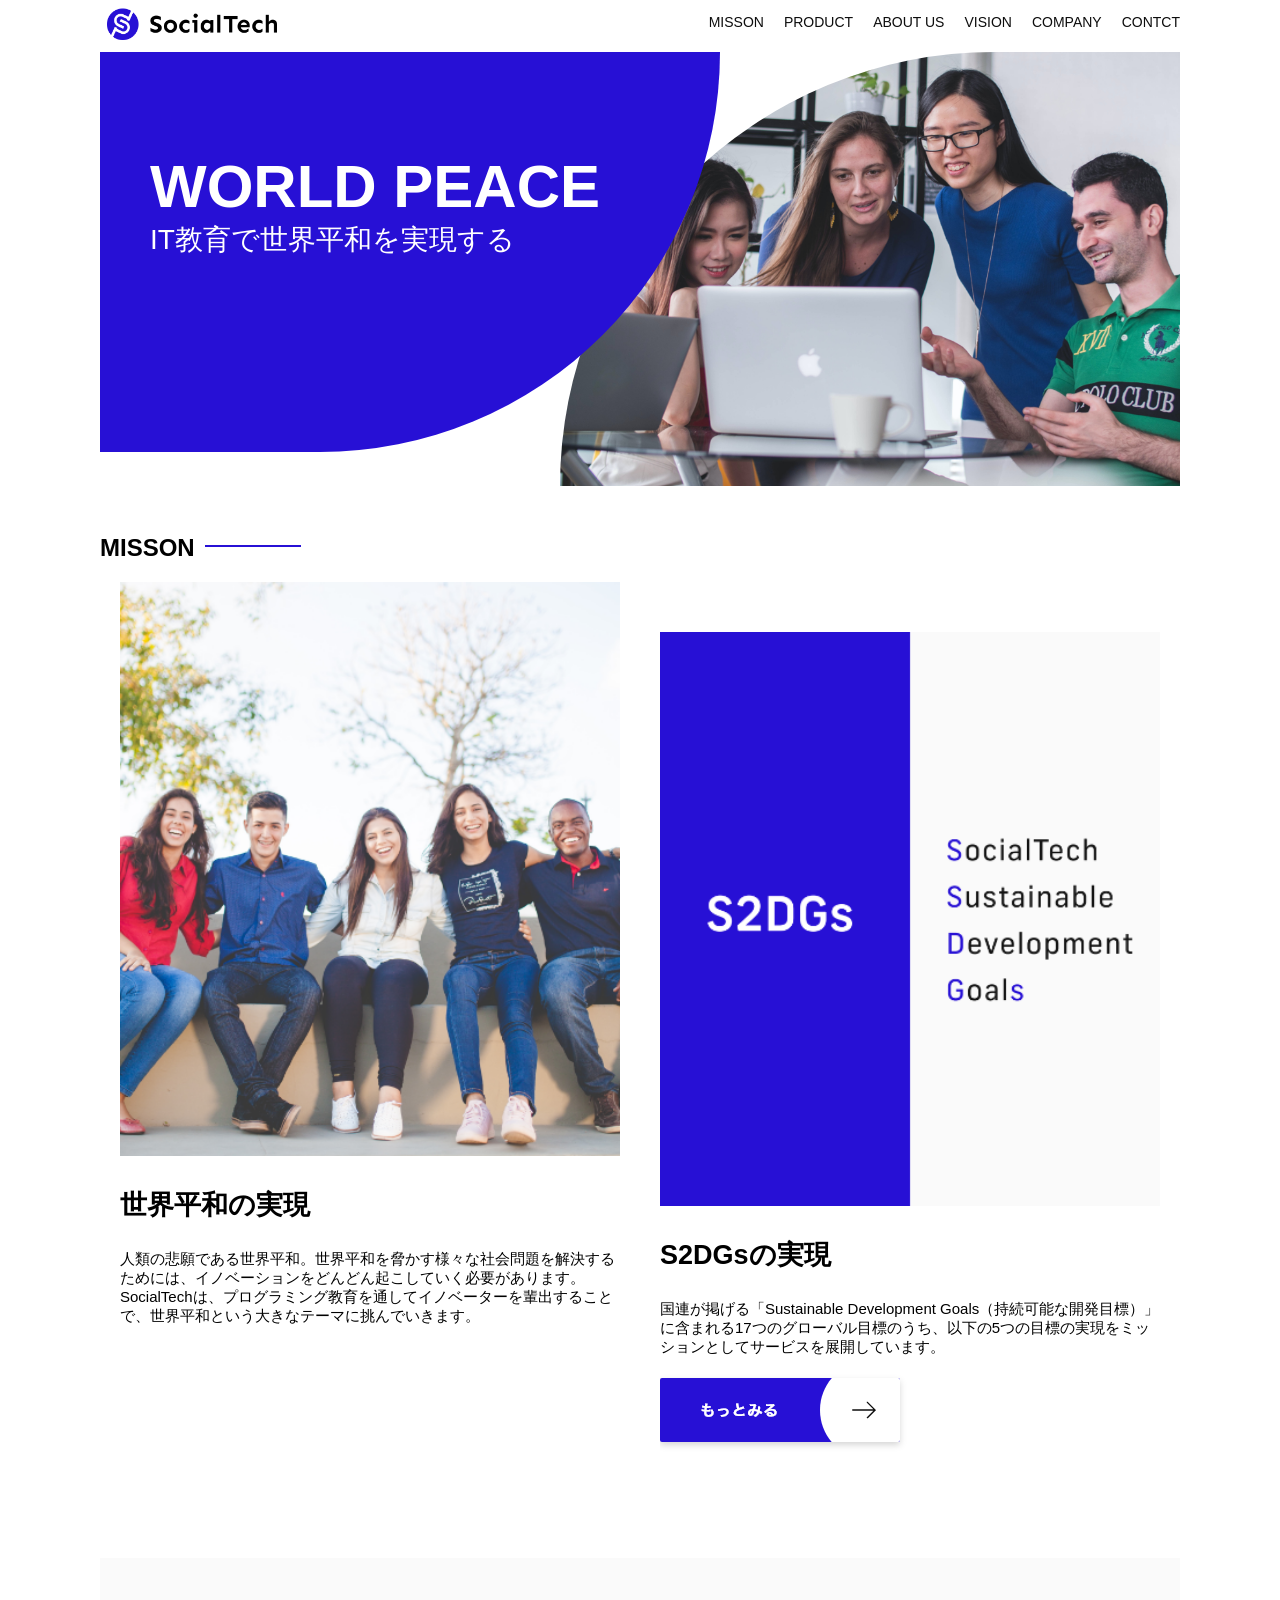
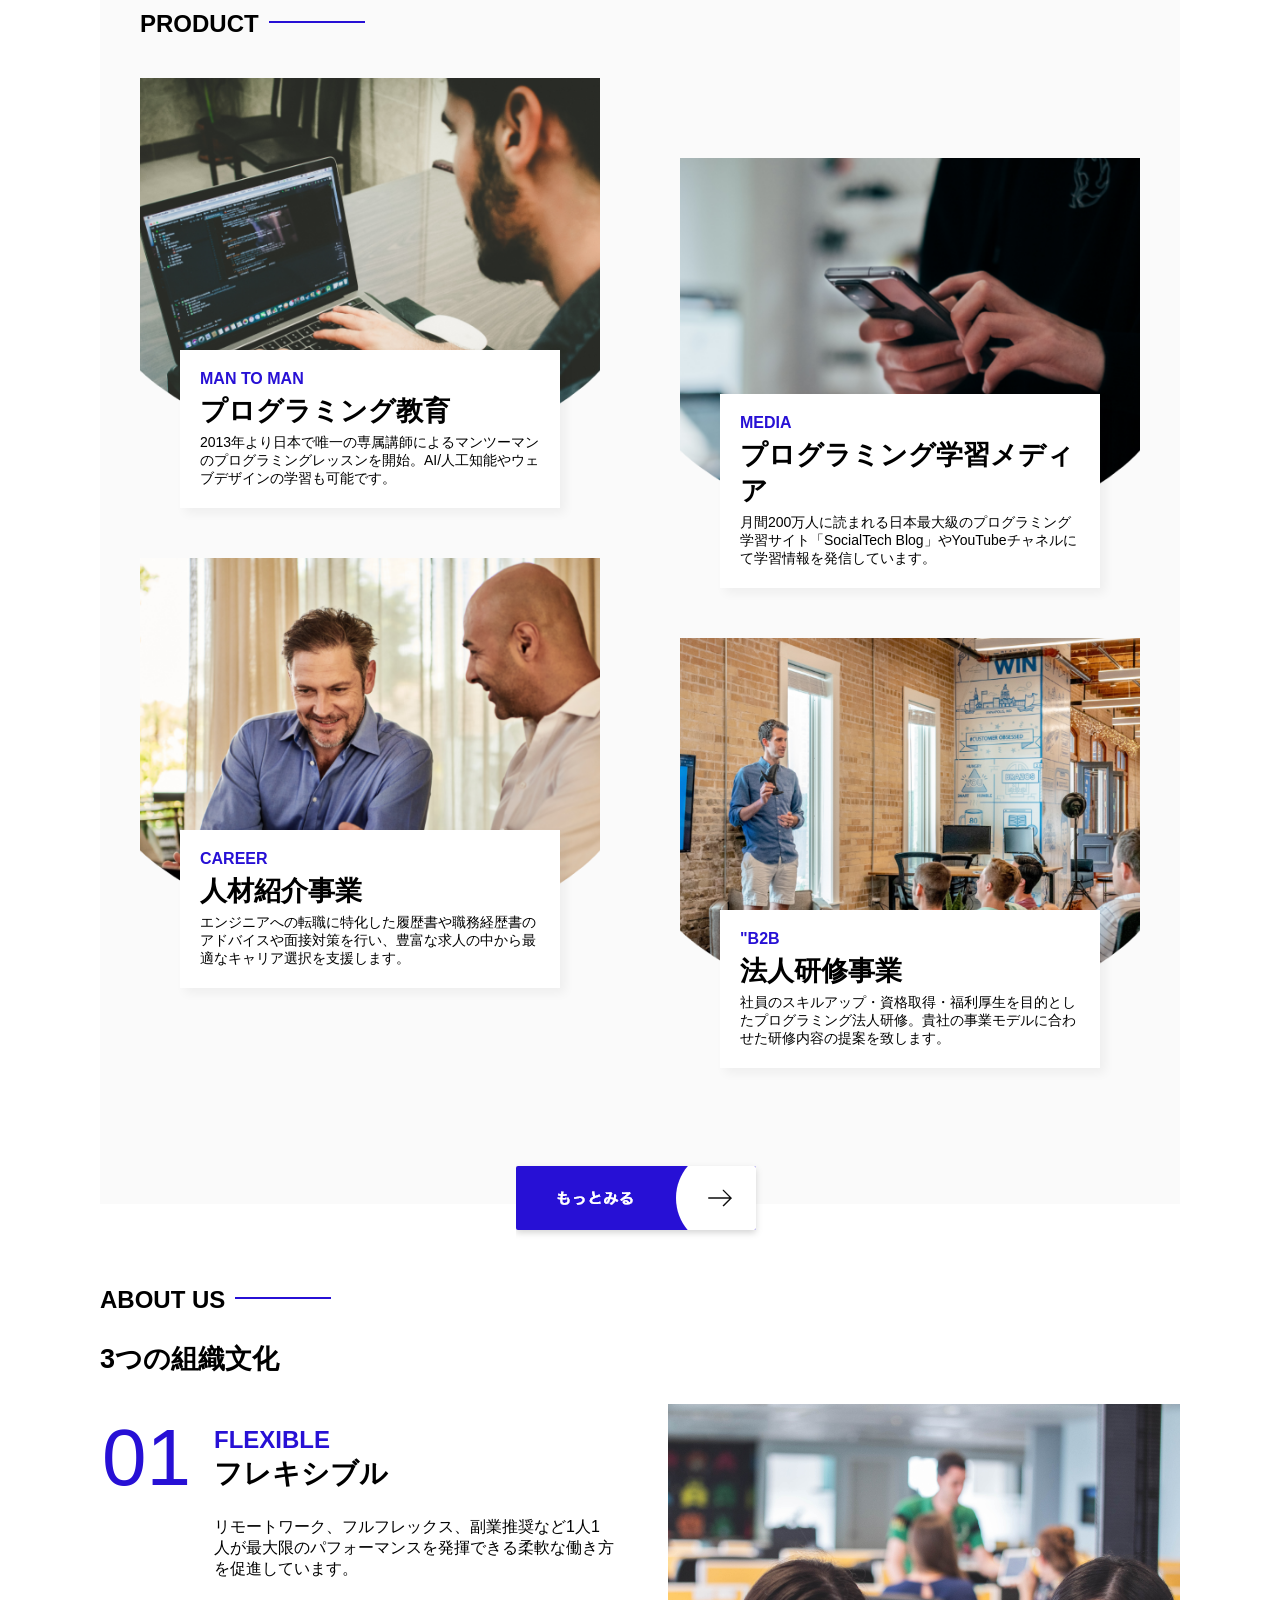
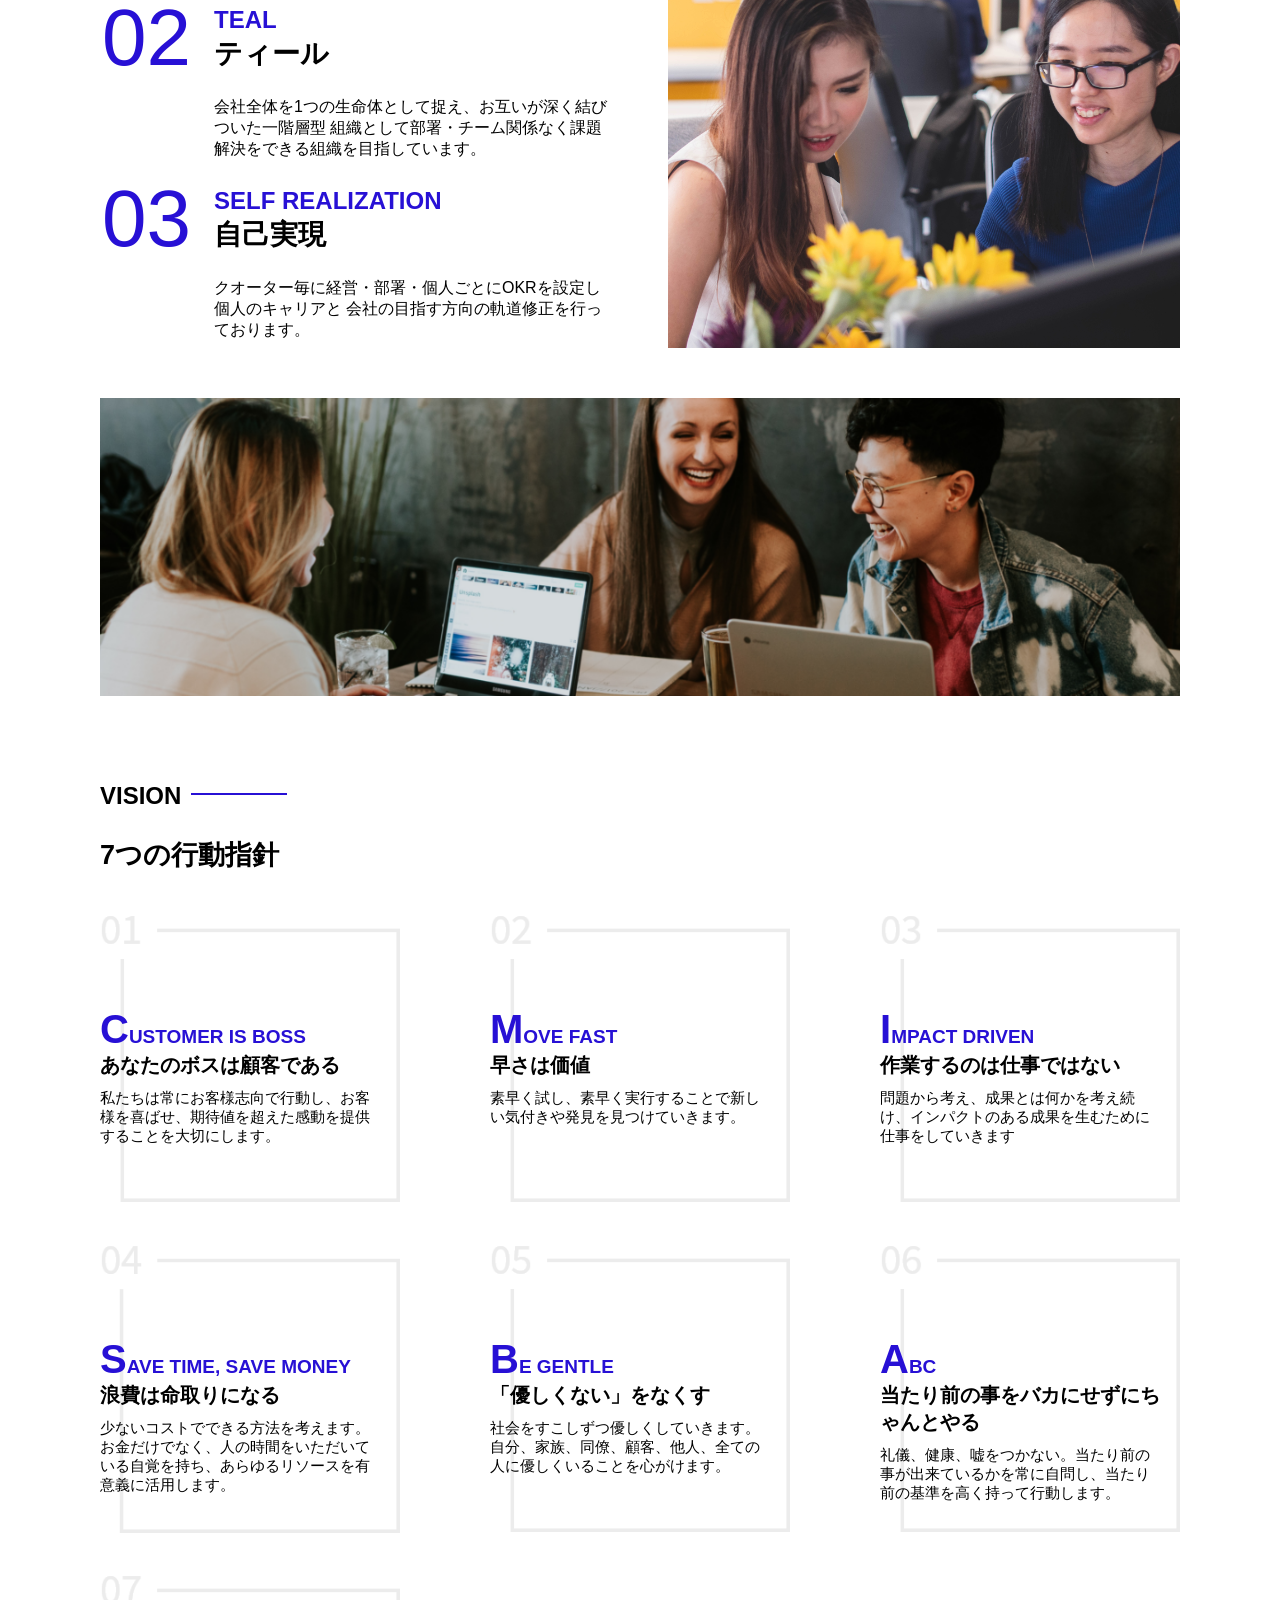
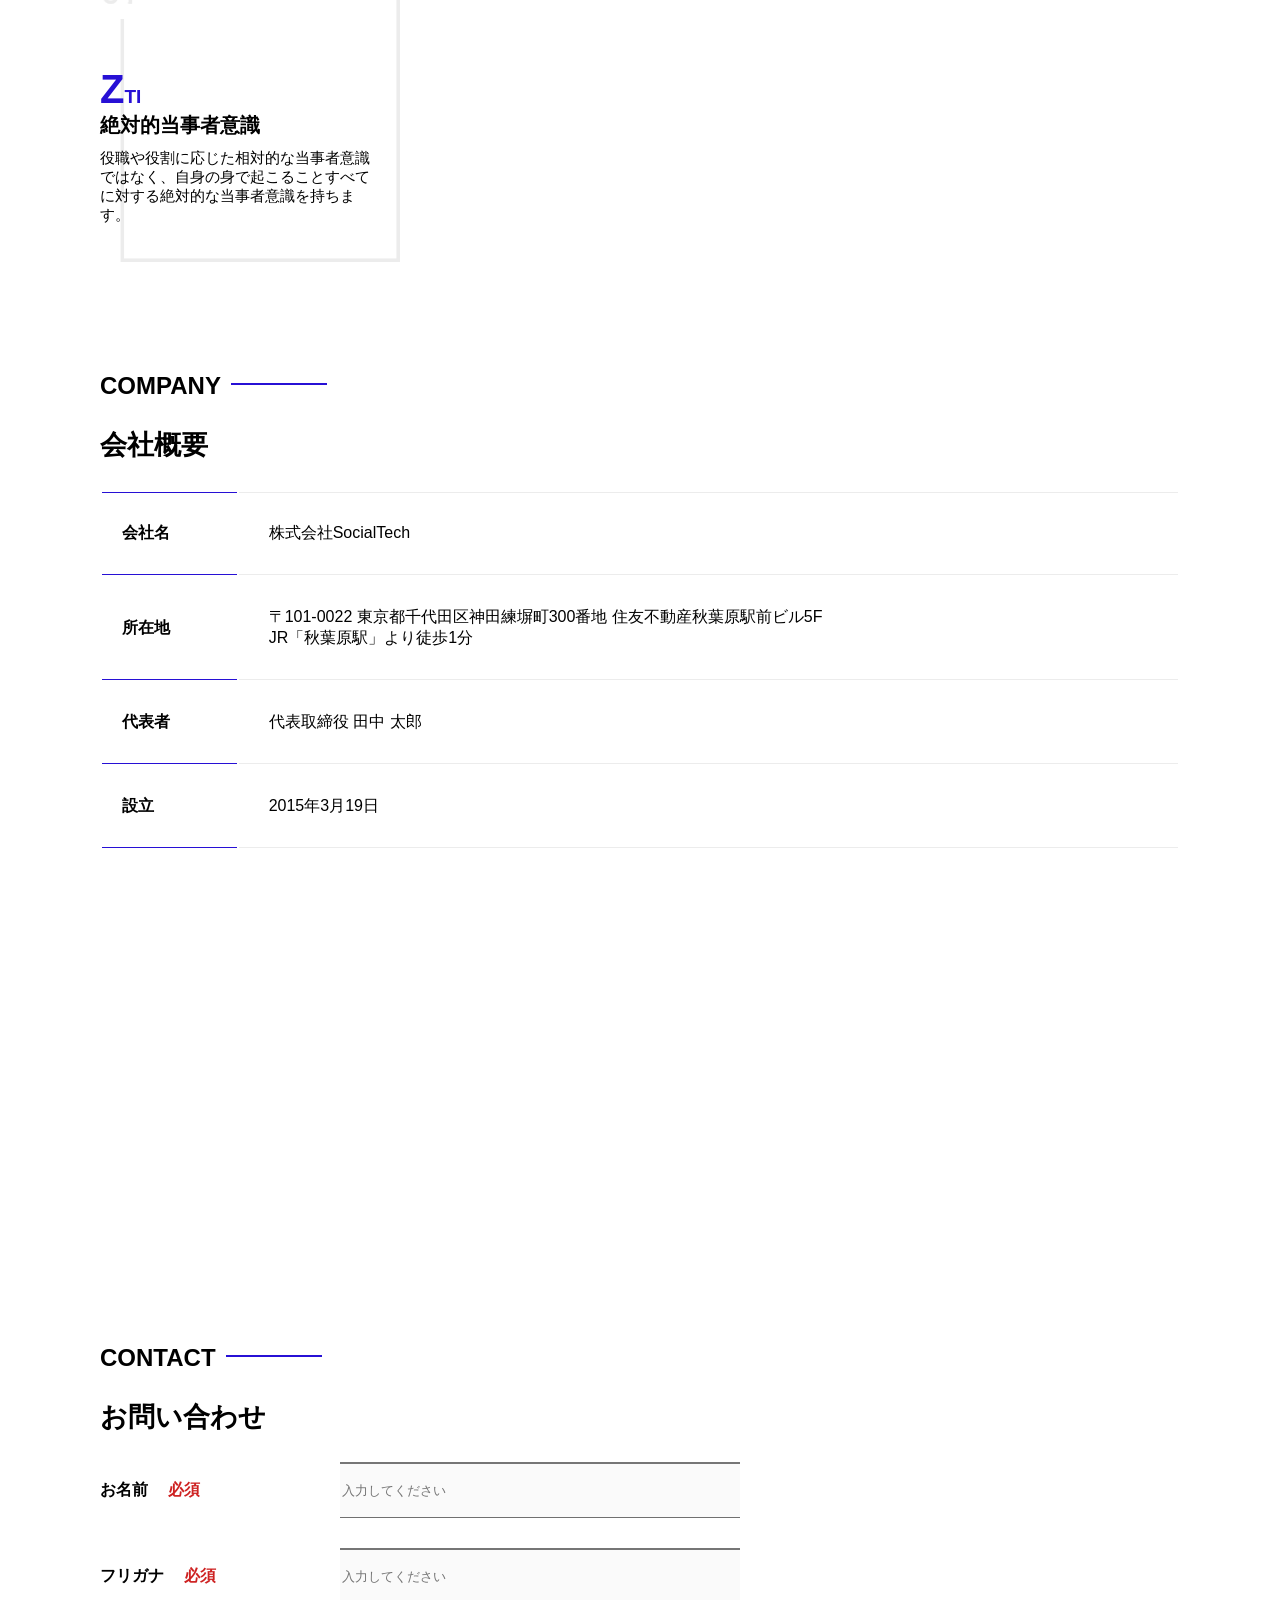
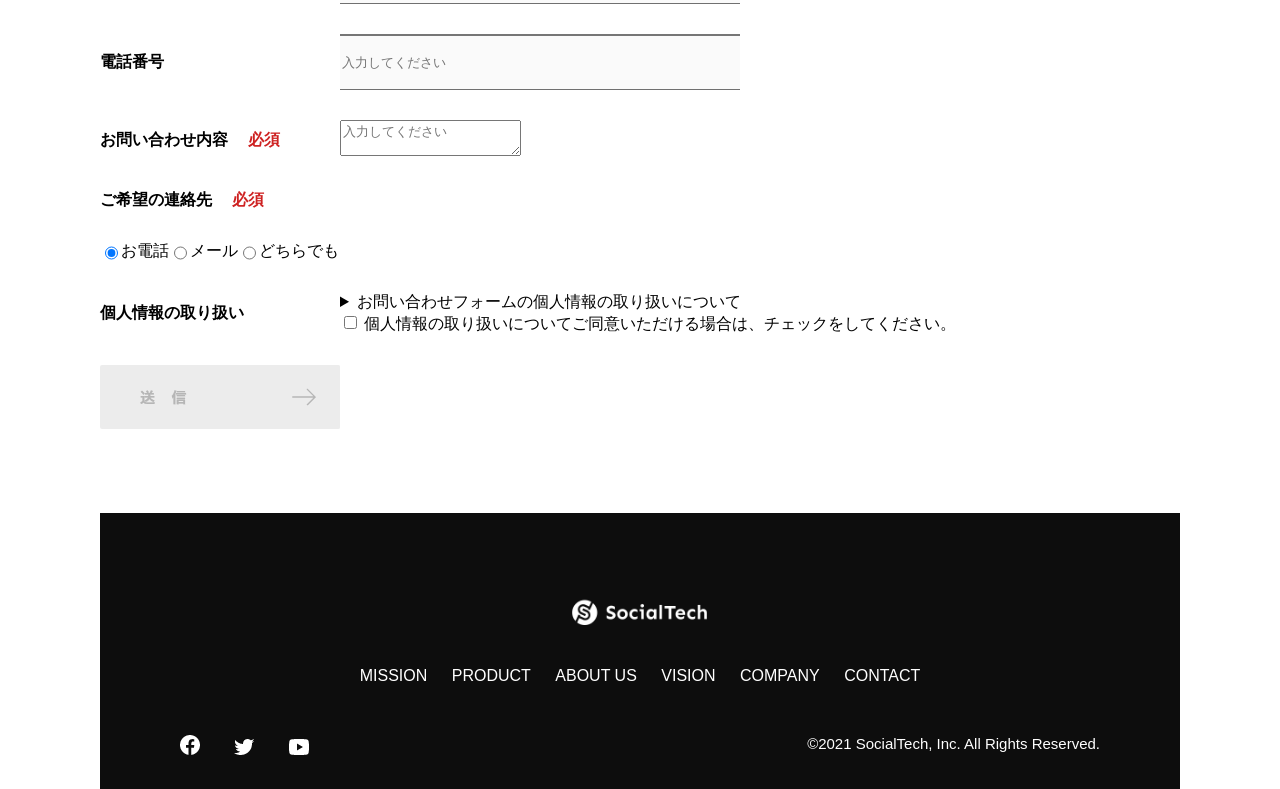
<file: index.html>
<!DOCTYPE html>
<html lang="ja">
<head>
  <meta charset="UTF-8">
  <meta name="viewport" content="width=device-width, initial-scale=1.0">
  <title>socialtech</title>
  <meta name="description" content="SocialTechはEdTech業界のリーディングカンパニーを目指します">
  <link rel="stylesheet" href="style.css">
</head>
<body>
  <!-- ヘッダー -->
  <header>
    <!-- ヘッダー -->
    <a href="index.html" id="logo"><img src="images/logo.png" alt="トップページに戻る"></a>

     <!-- PC用ナビゲーション -->
      <nav id="nav-pc">
        <ul>
          <li><a href="mission.html">MISSON</a></li>
          <li><a href="product.html">PRODUCT</a></li>
          <li><a href="index.html"#aboutus>ABOUT US</a></li>
          <li><a href="index.html#vision">VISION</a></li>
          <li><a href="#company">COMPANY</a></li>
          <li><a href="index.html#contact">CONTCT</a></li>
        </ul>
      </nav>
      <!-- スマホ用メニューボタン -->
       <button id="menu-sp" onclick="document.getElementById('nav-sp').style.display = 'block'">
        <img src="images/button-menu.png" alt="ナビゲーションを開く">
       </button>
       <!-- スマホ用ナビゲーション -->
        <div id="nav-sp">
          <button id="close" onclick="document.getElementById('nav-sp').style.display = 'none'">
            <img src="images/button-close.png" alt="ナビゲーションを閉じる">
            </button>

            <nav>
              <ul>
                <li>
                  <a id="logo-sp" href="index.html" onclick="document.getElementById('nav-sp').style.display = 'none'"><img src="images/logo-sp.png" alt="トップページに戻る"></a>
                </li>
                <li><a class="menu" href="mission.html" onclick="document.getElementById('nav-sp').style.display = 'none'">MISSION</a></li>
                <li><a class="menu" href="product.html" onclick="document.getElementById('nav-sp').style.display = 'none'">PRODUCT</a></li>
                <li><a class="menu" href="index.html#aboutus" onclick="document.getElementById('nav-sp').style.display = 'none'">ABOUT US</a></li>
                <li><a class="menu" href="index.html#vision" onclick="document.getElementById('nav-sp').style.display = 'none'">VISION</a></li>
                <li><a class="menu" href="index.html#company" onclick="document.getElementById('nav-sp').style.display = 'none'">COMPANY</a></li>
                <li><a class="menu" href="index.html#contact" onclick="document.getElementById('nav-sp').style.display = 'none'">CONTACT</a></li>
                </ul>
              </nav>
              <div id="sns">
                <a href="https://www.facebook.com/sejuku2013">
                  <img src="images/button-facebook.png" alt="Facebookのリンク">
                </a>
                <a href="https://twitter.com/samuraijuku">
                  <img src="images/button-twitter.png" alt="Twitterのリンク">
                </a>
                <a href="https://www.youtube.com/channel/UCCFOQO5aDK0xXam4cUQXT8g">
                  <img src="images/button-youtube.png" alt="YouTubeのリンク">
                </a>
              </div>
        </div>
  </header>
  
  <main>
    <article>
      <!-- メインビジュアル -->
       <section id="main-visual">
        <div id="main-message">
          <h1>WORLD PEACE</h1>
          <p>IT教育で世界平和を実現する</p>
        </div>
        <img src="images/index/index-main.png" alt="PCの周りに集まる多国籍の仲間たち">
       </section>
       <!--ミッション-->
       <section id="mission">
        <h2 class="index-2">MISSON</h2>
        <div id="mission-flex">
        <div>
          <img id="mission-photo" src="images/index/index-mission.png" alt="屋外のベンチで写真を撮影する多国籍の仲間たち">
          <h3>世界平和の実現</h3>
          <p>
            人類の悲願である世界平和。世界平和を脅かす様々な社会問題を解決するためには、イノベーションをどんどん起こしていく必要があります。SocialTechは、プログラミング教育を通してイノベーターを輩出することで、世界平和という大きなテーマに挑んでいきます。
          </p>
        </div>
        <div>
          <img id="s2dgs" src="images/index/s2dgs.png" alt="S2DGs">
          <h3>S2DGsの実現</h3>
          <p>国連が掲げる「Sustainable Development Goals（持続可能な開発目標）」に含まれる17つのグローバル目標のうち、以下の5つの目標の実現をミッションとしてサービスを展開しています。</p>
          <a href="mission.html">
            <img src="images/button-more.png" alt="もっとみる">
          </a>
        </div>
        </div>
       </section>
        <section id="product">
          <h2 class="index-h2">PRODUCT</h2>
          <div class="product-flex">
            <div id="product-left">
              <div>
                <img class="product-photo" src="images/index/index-mantoman.png" alt="PCでコードを書く男性">
                <div class="product-explain">
                  <span>MAN TO MAN</span>
                  <h3>プログラミング教育</h3>
                  <p>2013年より日本で唯一の専属講師によるマンツーマンのプログラミングレッスンを開始。AI/人工知能やウェブデザインの学習も可能です。</p>
                </div>
              </div>
              <div>
                <img class="product-photo" src="images/index/index-career.png" alt="笑顔で話し合う2人の男性">
                <div class="product-explain">
                  <span>CAREER</span>
                  <h3>人材紹介事業</h3>
                  <p>エンジニアへの転職に特化した履歴書や職務経歴書のアドバイスや面接対策を行い、豊富な求人の中から最適なキャリア選択を支援します。</p>
                </div>
              </div>
            </div>

            <div id="product-right">
             <div>
              <img class="product-photo" src="images/index/index-media.png" alt="スマートフォンを操作する人">
              <div class="product-explain">
                <span>MEDIA</span>
                <h3>プログラミング学習メディア</h3>
                <p>月間200万人に読まれる日本最大級のプログラミング学習サイト「SocialTech Blog」やYouTubeチャネルにて学習情報を発信しています。</p>
              </div>
             </div>
             <div>
             <img class="product-photo" src="images/index/index-b2b.png" alt="講演中の男性とそれを聴く人々">
             <div class="product-explain">
              <span>"B2B</span>
              <h3>法人研修事業</h3>
              <p>社員のスキルアップ・資格取得・福利厚生を目的としたプログラミング法人研修。貴社の事業モデルに合わせた研修内容の提案を致します。</p>
             </div>
            </div>
          </div>
        </div>
        <div id="product-more">
          <a href="product.html">
            <img src="images/button-more.png" alt="もっとみる">
          </a>
        </div>
       </section>
       <!-- ABOUT US -->
        <section id="aboutus">
          <h2 class="index-h2">ABOUT US</h2>
          <h3>3つの組織文化</h3>
          <div>
            <table class="culture-table">
              <tr>
                <td class="culture-num">01</td>
                <th><span class="culture-en">FLEXIBLE</span><br>フレキシブル</th>
              </tr>
              <tr>
                <td>
                  <!-- 空のセル -->
                </td>
                <td class="culture-description">リモートワーク、フルフレックス、副業推奨など1人1人が最大限のパフォーマンスを発揮できる柔軟な働き方を促進しています。</td>
              </tr>
              <tr>
                <td class="culture-num">02</td>
                <th><span class="culture-en">TEAL</span><br>ティール</th>
              </tr>
              <tr>
                <td>
                  <!-- 空のセル -->
                </td>
                <td class="culture-description">会社全体を1つの生命体として捉え、お互いが深く結びついた一階層型 組織として部署・チーム関係なく課題解決をできる組織を目指しています。</td>
              </tr>
              <tr>
                <td class="culture-num">03</td>
                <th><span class="culture-en">SELF REALIZATION</span><br>自己実現</th>
              </tr>
              <tr>
                <td>
                  <!-- 空のセル -->
                </td>
                <td class="culture-description">クオーター毎に経営・部署・個人ごとにOKRを設定し個人のキャリアと 会社の目指す方向の軌道修正を行っております。</td>
              </tr>
            </table>
            <img class="culture-img" src="images/index/index-aboutus1.png" alt="笑顔で話し合う2人の女性">
          </div>
          <img class="culture-img2" src="images/index/index-aboutus2.png" alt="笑顔で話し合う3人の男女">
        </section>
        <!-- VISION -->
         <section id="vision">
          <h2 class="index-h2">VISION</h2>
          <h3>7つの行動指針</h3>
          <div>
            <div class="vision-box">
              <img src="images/index/vision-01.png" alt="01">
              <div>
               <h4>CUSTOMER IS BOSS</h4>
               <h5>あなたのボスは顧客である</h5>
               <p>私たちは常にお客様志向で行動し、お客様を喜ばせ、期待値を超えた感動を提供することを大切にします。</p>
              </div>
            </div>
            
            <div class="vision-box">
              <img src="images/index/vision-02.png" alt="01">
              <div>
               <h4>MOVE FAST</h4>
               <h5>早さは価値</h5>
               <p>素早く試し、素早く実行することで新しい気付きや発見を見つけていきます。</p>
              </div>
            </div>
            
            <div class="vision-box">
              <img src="images/index/vision-03.png" alt="01">
              <div>
               <h4>IMPACT DRIVEN</h4>
               <h5>作業するのは仕事ではない</h5>
               <p>問題から考え、成果とは何かを考え続け、インパクトのある成果を生むために仕事をしていきます</p>
              </div>
            </div>
            
            <div class="vision-box">
              <img src="images/index/vision-04.png" alt="01">
              <div>
               <h4>SAVE TIME, SAVE MONEY</h4>
               <h5>浪費は命取りになる</h5>
               <p>少ないコストでできる方法を考えます。お金だけでなく、人の時間をいただいている自覚を持ち、あらゆるリソースを有意義に活用します。</p>
              </div>
            </div>
            
            <div class="vision-box">
              <img src="images/index/vision-05.png" alt="01">
              <div>
               <h4>BE GENTLE</h4>
               <h5>「優しくない」をなくす</h5>
               <p>社会をすこしずつ優しくしていきます。自分、家族、同僚、顧客、他人、全ての人に優しくいることを心がけます。</p>
              </div>
            </div>
            
            <div class="vision-box">
              <img src="images/index/vision-06.png" alt="01">
              <div>
               <h4>ABC</h4>
               <h5>当たり前の事をバカにせずにちゃんとやる</h5>
               <p>礼儀、健康、嘘をつかない。当たり前の事が出来ているかを常に自問し、当たり前の基準を高く持って行動します。</p>
              </div>
            </div>
            
            <div class="vision-box">
              <img src="images/index/vision-07.png" alt="01">
              <div>
               <h4>ZTI</h4>
               <h5>絶対的当事者意識</h5>
               <p>役職や役割に応じた相対的な当事者意識ではなく、自身の身で起こることすべてに対する絶対的な当事者意識を持ちます。</p>
              </div>
            </div>

          </div>
          </div>
         </section>
         <!--COMANY-->
         <section id="company">
          <h2 class="index-h2">COMPANY</h2>
          <h3>会社概要</h3>
          <table id="company-table">
            <tr>
              <th class="tableheader tableheader-first">会社名</th>
              <td class="cell cell-first">株式会社SocialTech</td>
            </tr>
            <tr>
              <th class="tableheader">所在地</th>
              <td class="cell">〒101-0022 東京都千代田区神田練塀町300番地 住友不動産秋葉原駅前ビル5F<br>JR「秋葉原駅」より徒歩1分</td>
            </tr>
            <tr>
              <th class="tableheader">代表者</th>
              <td class="cell">代表取締役 田中 太郎</td>
            </tr>
            <tr>
              <th class="tableheader">設立</th>
              <td class="cell">2015年3月19日</td>
            </tr>
          </table>
          <iframe 
          src="https://www.google.com/maps/embed?pb=!1m18!1m12!1m3!1d3240.0688551336807!2d139.7720776771055!3d35.69992317258124!2m3!1f0!2f0!3f0!3m2!1i1024!2i768!4f13.1!3m3!1m2!1s0x60188fee13660e23%3A0x77137876edf742ac!2z5L2P5Y-L5LiN5YuV55Sj56eL6JGJ5Y6f6aeF5YmN44OT44Or!5e0!3m2!1sja!2sjp!4v1704858013291!5m2!1sja!2sjp"
          style="border: 0" allowfullscreen="" loading="lazy">
        </iframe>
         </section>
         <!-- お問い合わせフォーム -->
          <section id="contact">
            <h2 class="index-h2">CONTACT</h2>
            <h3>お問い合わせ</h3>
            <form>
              <div>
                <div class="contact-heading">
                  <label class="contact-label">お名前<span class="contact-span">必須</span></label>
                </div>
                <div>
                  <input type="text" name="name" placeholder="入力してください" class="contact-textbox">
                </div>
              </div>
              <div>
                <div class="contact-heading">
                  <label class="contact-label">フリガナ<span class="contact-span">必須</span></label>
                </div>
                <div>
                  <input type="text" name="email" placeholder="入力してください" class="contact-textbox">
                </div>
              </div>
              <div>
                <div class="contact-heading">
                  <label class="contact-label">電話番号</label>
                </div>
                <div>
                  <input type="text" name="tel" placeholder="入力してください" class="contact-textbox">
                </div>
              </div>
              <div>
                <div class="contact-heading">
                  <label class="contact-label">お問い合わせ内容<span class="contact-span">必須</span></label>
                  </div>
                  <div>
                  <textarea class="contact-texttarea" placeholder="入力してください" name="message"></textarea>
                </div>
              </div>
              <div class="contact-heading">
                <label class="contact-label">ご希望の連絡先<span class="contact-span">必須</span></label>
              </div>
              <div>
                <input class="radiobutton" type="radio" value="tell" name="contact" checked><label>お電話</label>
                <input class="radiobutton" type="radio" value="mail" name="contact"><label>メール</label>
                <input class="radiobutton" type="radio" value="both" name="contact"><label>どちらでも</label>
              </div>
             </div>
             <div>
              <div class="contact-heading">
                <label class="contact-label">個人情報の取り扱い</label>
              </div>
              <div>
                <details>
                  <summary>お問い合わせフォームの個人情報の取り扱いについて</summary>
                  <div>
                    <dl>
                      <dt>１．組織の名称又は氏名</dt>
                      <dd>株式会社SocialTech</dd>
                      <dt>２．個人情報保護管理者（若しくはその代理人）の氏名又は職名、所属及び連絡先</dt>
                      <dd>
                        <p>鈴木 一郎 コーポレート部</p>
                        <p>メールアドレス：samurai@example.com</p>
                        <p>TEL：03-1234-5678</p>
                      </dd>
                      <dt>３．個人情報の利用目的</dt>
                      <dd>
                        <ul>
                          <li>本サービス及び本サービスに関連する情報の提供又はそれらに関する連絡のため</li>
                          <li>ユーザーの本人確認のため</li>
                          <li>当社サービスのご案内のため</li>
                          <li>当社の商品等の広告または宣伝（電子メールによるものを含むものとします。）</li>
                        </ul>
                      </dd>
                      <dt>４．個人情報の取り扱い業務の委託</dt>
                      <dd>個人情報の取扱業務の全部または一部を外部に業務委託する場合があります。その際、弊社は、個人情報を適切に保護できる管理体制を敷き実行していることを条件として委託先を厳選したうえで、機密保持契約を委託先と締結し、お客様の個人情報を厳密に管理させます。</dd>
                      <dt>５．個人情報の開示等の請求</dt>
                      <dd>
                        お客様は、弊社に対してご自身の個人情報の開示等（利用目的の通知、開示、内容の訂正・追加・削除、利用の停止または消去、第三者への提供の停止）に関して、当社問合わせ窓口に申し出ることができます。<br>
                         その際、弊社はお客様ご本人を確認させていただいたうえで、合理的な期間内に対応いたします。<br>
                         なお、個人情報に関する弊社問合わせ先は、次の通りです。
                      </dd>
                      <dd>
                        <p>株式会社SocialTech　個人情報問合せ窓口</p>
                        <p>〒150-0043　東京都千代田区神田練塀町300番地 住友不動産秋葉原駅前ビル5F</p>
                        <p>メールアドレス：samurai@example.com　TEL：03-1234-5678</p>
                      </dd>
                    </dl>

                    <dt>６．個人情報を提供されることの任意性について</dt>
                    <dd>お客様がご自身の個人情報を弊社に提供されるか否かは、お客様のご判断によりますが、もしご提供されない場合には、適切なサービスが提供できない場合がありますので予めご了承ください。</dd>
                  </dl>
                  </div>
                </details>
                <input type="checkbox" name="agree">
                <span>個人情報の取り扱いについてご同意いただける場合は、チェックをしてください。</span>
              </div>
             </div>
             <input type="image" src="images/button-submit.png" alt="送信する">
            </form>
            </section>
      </article>
    </main>

    <footer>
      <div id="footer-logo">
        <img src="images/logo-sp.png" alt="SocialTeach">
      </div>
      <div id="footer-link">
        <a href="mission.html">MISSION</a>
        <a href="product.html">PRODUCT</a>
        <a href="index.html#aboutus">ABOUT US</a>
        <a href="index.html#vision">VISION</a>
        <a href="index.html#company">COMPANY</a>
        <a href="index.html#contact">CONTACT</a>
      </div>
      <div id="sns-footer">
         <div class="sns-btns">
           <a href="https://www.facebook.com/sejuku2013"><img src="images/button-facebook.png" alt="Facebookのリンク"></a>
           <a href="https://twitter.com/samuraijuku"><img src="images/button-twitter.png" alt="Twitterのリンク"></a>
           <a href="https://www.youtube.com/channel/UCCFOQO5aDK0xXam4cUQXT8g"><img src="images/button-youtube.png" alt="YouTubeのリンク"></a>
         </div>
         <p id="copyright">&copy;2021 SocialTech, Inc. All Rights Reserved.</p>
       </div>
    </footer>

    </body>
</file>
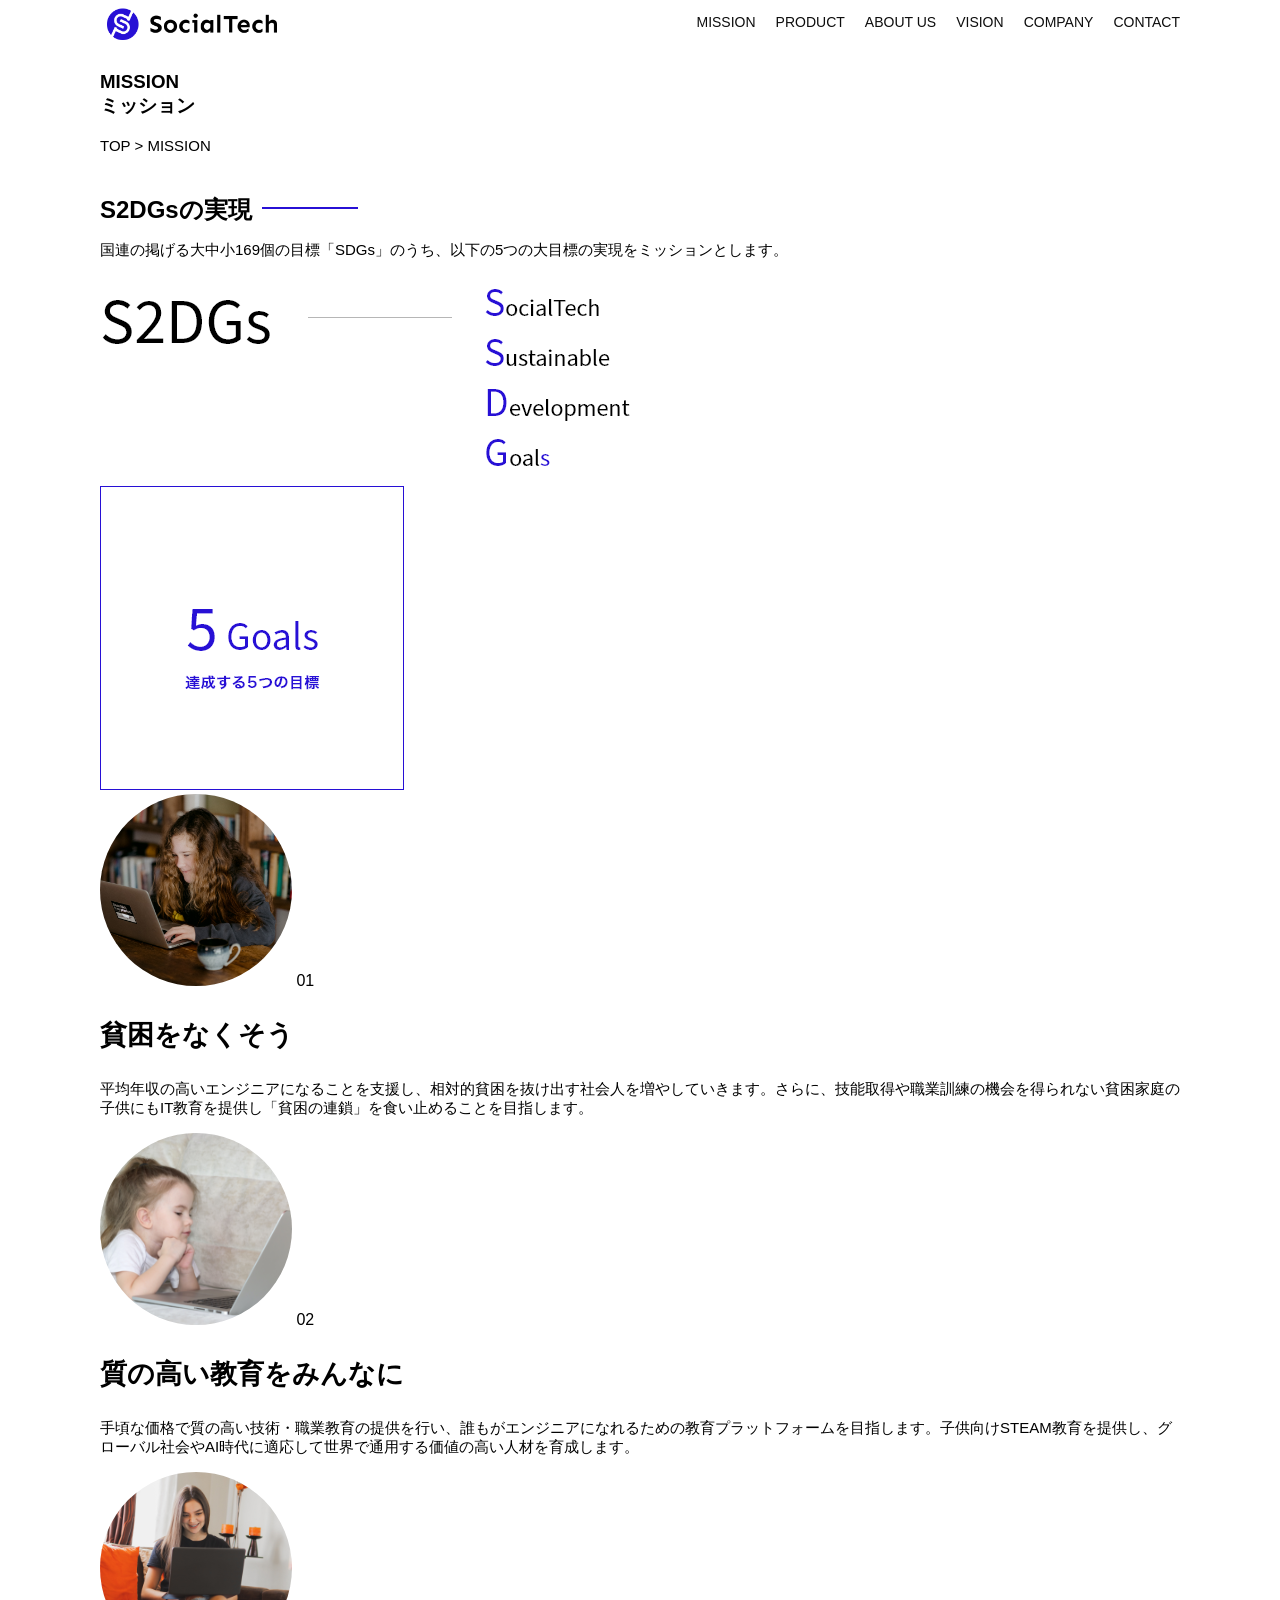
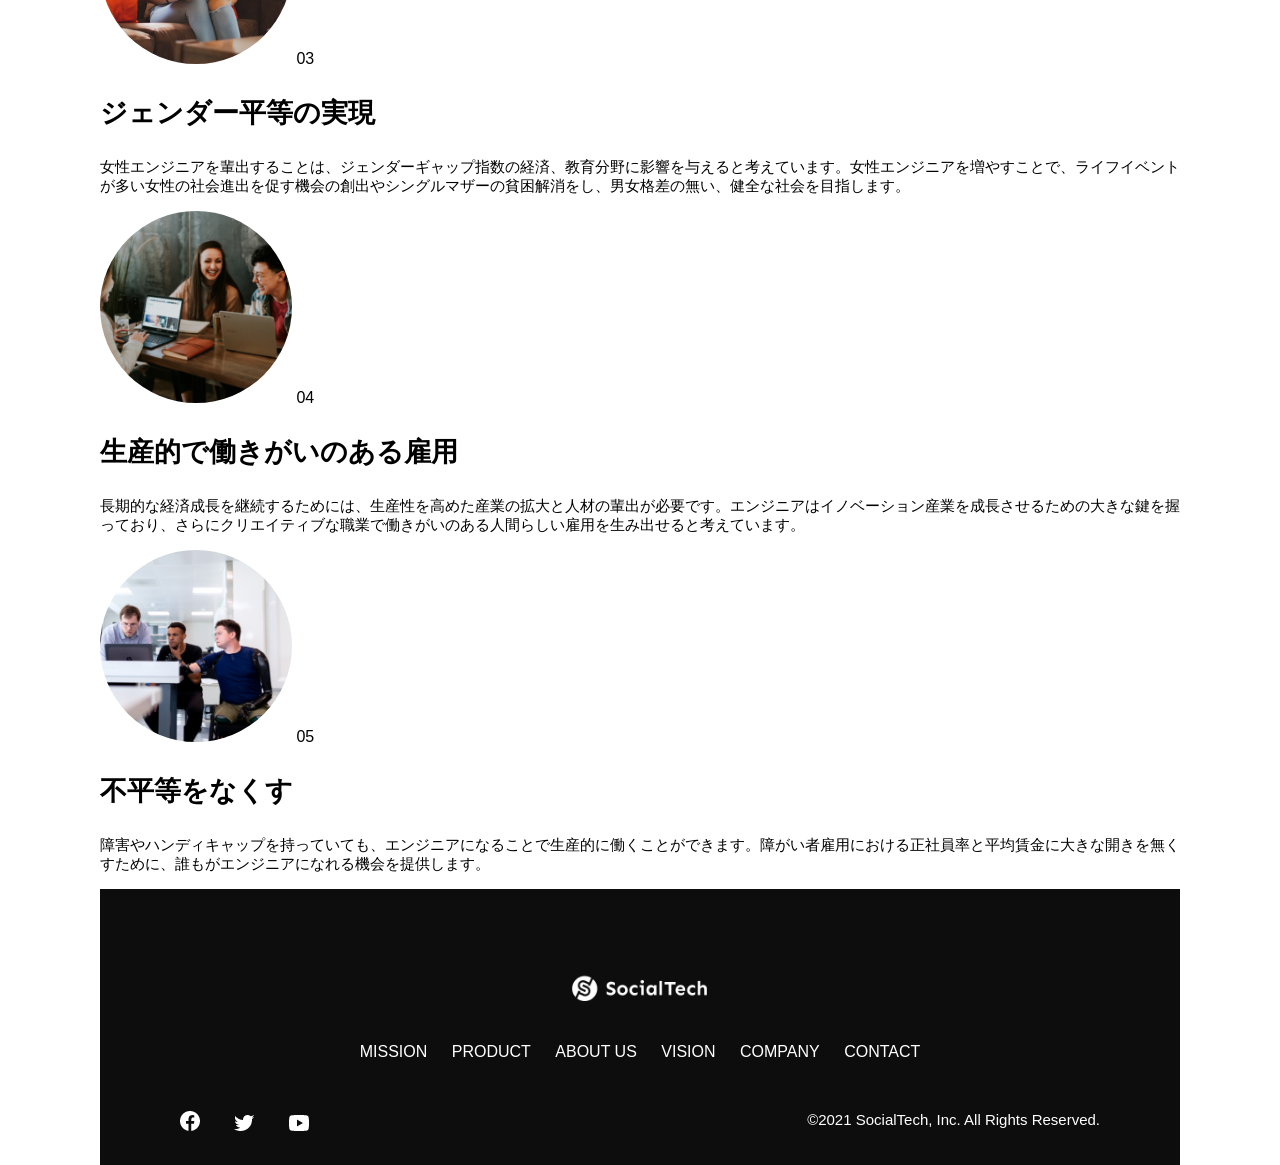
<file: mission.html>
<!DOCTYPE html>
<html>
  <head>
    <title>SocialTech - MISSION ミッション -</title>
    <meta charset="utf-8">
    <meta name="description" content="SocialTechが目指す5つの目標（S2DGs）を紹介します">
    <meta name="viewport" content="width=device-width, initial-scale=1.0">
    <link rel="stylesheet" href="style.css">
  </head>

  <body>
    <!-- ヘッダー -->
     <header>
      <!-- ロゴ -->
       <a href="index.html" id="logo">
        <img src="images/logo.png" alt="トップページに戻る">
       </a>

       <!-- PC用ナビゲーション -->
        <nav id="nav-pc">
          <ul>
            <li><a href="mission.html">MISSION</a></li>
            <li><a href="product.html">PRODUCT</a></li>
            <li><a href="index.html#aboutus">ABOUT US</a></li>
            <li><a href="index.html#vision">VISION</a></li>
            <li><a href="index.html#company">COMPANY</a></li>
            <li><a href="index.html#contact">CONTACT</a></li>
          </ul>
        </nav>

        <!-- スマホ用メニューボタン -->
         <button id="menu-sp" onclick="document.getElementById('nav-sp').style.display = 'block'">
          <img src="images/button-menu.png" alt="ナビゲーションを開く">
         </button>

         <!-- スマホ用ナビゲーション -->
          <div id="nav-sp">
            <button id="close" onclick="document.getElementById('nav-sp').style.display = 'none'">
              <img src="images/button-close.png" alt="ナビゲーションを閉じる">
            </button>

            <nav>
              <ul>
                <li>
                  <a id="logo-sp" href="index.html" onclick="document.getElementById('nav-sp').style.display = 'none'"><img src="images/logo-sp.png" alt="トップページに戻る"></a>
                </li>
                <li><a class="menu" href="mission.html" onclick="document.getElementById('nav-sp').style.display = 'none'">MISSION</a></li>
            <li><a class="menu" href="product.html" onclick="document.getElementById('nav-sp').style.display = 'none'">PRODUCT</a></li>
            <li><a class="menu" href="index.html#aboutus" onclick="document.getElementById('nav-sp').style.display = 'none'">ABOUT US</a></li>
            <li><a class="menu" href="index.html#vision" onclick="document.getElementById('nav-sp').style.display = 'none'">VISION</a></li>
            <li><a class="menu" href="index.html#company" onclick="document.getElementById('nav-sp').style.display = 'none'">COMPANY</a></li>
            <li><a class="menu" href="index.html#contact" onclick="document.getElementById('nav-sp').style.display = 'none'">CONTACT</a></li>
          </ul>
        </nav>
        <div id="sns">
          <a href="https://www.facebook.com/sejuku2013">
            <img src="images/button-facebook.png" alt="Facebookのリンク">
          </a>
          <a href="https://twitter.com/samuraijuku">
            <img src="images/button-twitter.png" alt="Twitterのリンク">
          </a>
          <a href="https://www.youtube.com/channel/UCCFOQO5aDK0xXam4cUQXT8g">
            <img src="images/button-youtube.png" alt="YouTubeのリンク">
          </a>
        </div>
      </div>
    </header>

    <main>
      <article>
        <section id="mission-main">
          <div class="mission-main-inner">
            <div id="mission-title">
              <h1>MISSION<br><span>ミッション</span></h1>
              <p>TOP > MISSION</p>
            </div>
          </div>
        </section>

        <section id="mission-s2dgs">
          <h2 class="mission-h2">S2DGsの実現</h2>
          <p>国連の掲げる大中小169個の目標「SDGs」のうち、以下の5つの大目標の実現をミッションとします。</p>
          <img src="images/mission/mission-s2dgs.png" alt="S2DGs">
        </section>

        <section id="mission-five-goals">
          <div class="five-goals-image">
            <img src="images/mission/mission-5goals.png" alt="5goals">
          </div>
          <div class="five-goals-read">
            <div>
              <img class="fivegoals-image-left" src="images/mission/mission-5goals01.png" alt="PCを操作する女の子">
              <span class="fivegoals-number">01</span>
              <h3 class="fivegoals-h3">貧困をなくそう</h3>
              <p class="fivegoals-p">平均年収の高いエンジニアになることを支援し、相対的貧困を抜け出す社会人を増やしていきます。さらに、技能取得や職業訓練の機会を得られない貧困家庭の子供にもIT教育を提供し「貧困の連鎖」を食い止めることを目指します。</p>
            </div>
            <div>
              <img class="fivegoals-image-right" src="images/mission/mission-5goals02.png" alt="PCを見つめる小さい女の子">
              <span class="fivegoals-number">02</span>
              <h3 class="fivegoals-h3">質の高い教育をみんなに</h3>
              <p class="fivegoals-p">手頃な価格で質の高い技術・職業教育の提供を行い、誰もがエンジニアになれるための教育プラットフォームを目指します。子供向けSTEAM教育を提供し、グローバル社会やAI時代に適応して世界で通用する価値の高い人材を育成します。</p>
            </div>
            <div>
              <img class="fivegoals-image-left" src="images/mission/mission-5goals03.png" alt="PCを操作する女性">
              <span class="fivegoals-number">03</span>
              <h3 class="fivegoals-h3">ジェンダー平等の実現</h3>
              <p class="fivegoals-p">女性エンジニアを輩出することは、ジェンダーギャップ指数の経済、教育分野に影響を与えると考えています。女性エンジニアを増やすことで、ライフイベントが多い女性の社会進出を促す機会の創出やシングルマザーの貧困解消をし、男女格差の無い、健全な社会を目指します。</p>
            </div>
            <div>
              <img class="fivegoals-image-right" src="images/mission/mission-5goals04.png" alt="笑顔で話し合う3人の男女">
              <span class="fivegoals-number">04</span>
              <h3 class="fivegoals-h3">生産的で働きがいのある雇用</h3>
              <p class="fivegoals-p">長期的な経済成長を継続するためには、生産性を高めた産業の拡大と人材の輩出が必要です。エンジニアはイノベーション産業を成長させるための大きな鍵を握っており、さらにクリエイティブな職業で働きがいのある人間らしい雇用を生み出せると考えています。</p>
            </div>
             <div>
              <img class="fivegoals-image-left" src="images/mission/mission-5goals05.png" alt="障害を持つ男性が生き生きと働く様子">
              <span class="fivegoals-number">05</span>
              <h3 class="fivegoals-h3">不平等をなくす</h3>
              <p class="fivegoals-p">障害やハンディキャップを持っていても、エンジニアになることで生産的に働くことができます。障がい者雇用における正社員率と平均賃金に大きな開きを無くすために、誰もがエンジニアになれる機会を提供します。</p>
            </div>
          </div>
        </section>
      </article>
    </main>

    <footer>
      <div id="footer-logo">
        <img src="images/logo-sp.png" alt="SocialTech">
      </div>
      <div id="footer-link">
        <a href="mission.html">MISSION</a>
        <a href="product.html">PRODUCT</a>
        <a href="index.html#aboutus">ABOUT US</a>
        <a href="index.html#vision">VISION</a>
        <a href="index.html#company">COMPANY</a>
        <a href="index.html#contact">CONTACT</a>
      </div>
      <div id="sns-footer">
        <div class="sns-btns">
          <a href="https://www.facebook.com/sejuku2013"><img src="images/button-facebook.png" alt="Facebookのリンク"></a>
          <a href="https://twitter.com/samuraijuku"><img src="images/button-twitter.png" alt="Twitterのリンク"></a>
          <a href="https://www.youtube.com/channel/UCCFOQO5aDK0xXam4cUQXT8g"><img src="images/button-youtube.png" alt="YouTubeのリンク"></a>
        </div>
        <p id="copyright">&copy;2021 SocialTech, Inc. All Rights Reserved.</p>
      </div>
    </footer>

  </body>
</html>
</file>
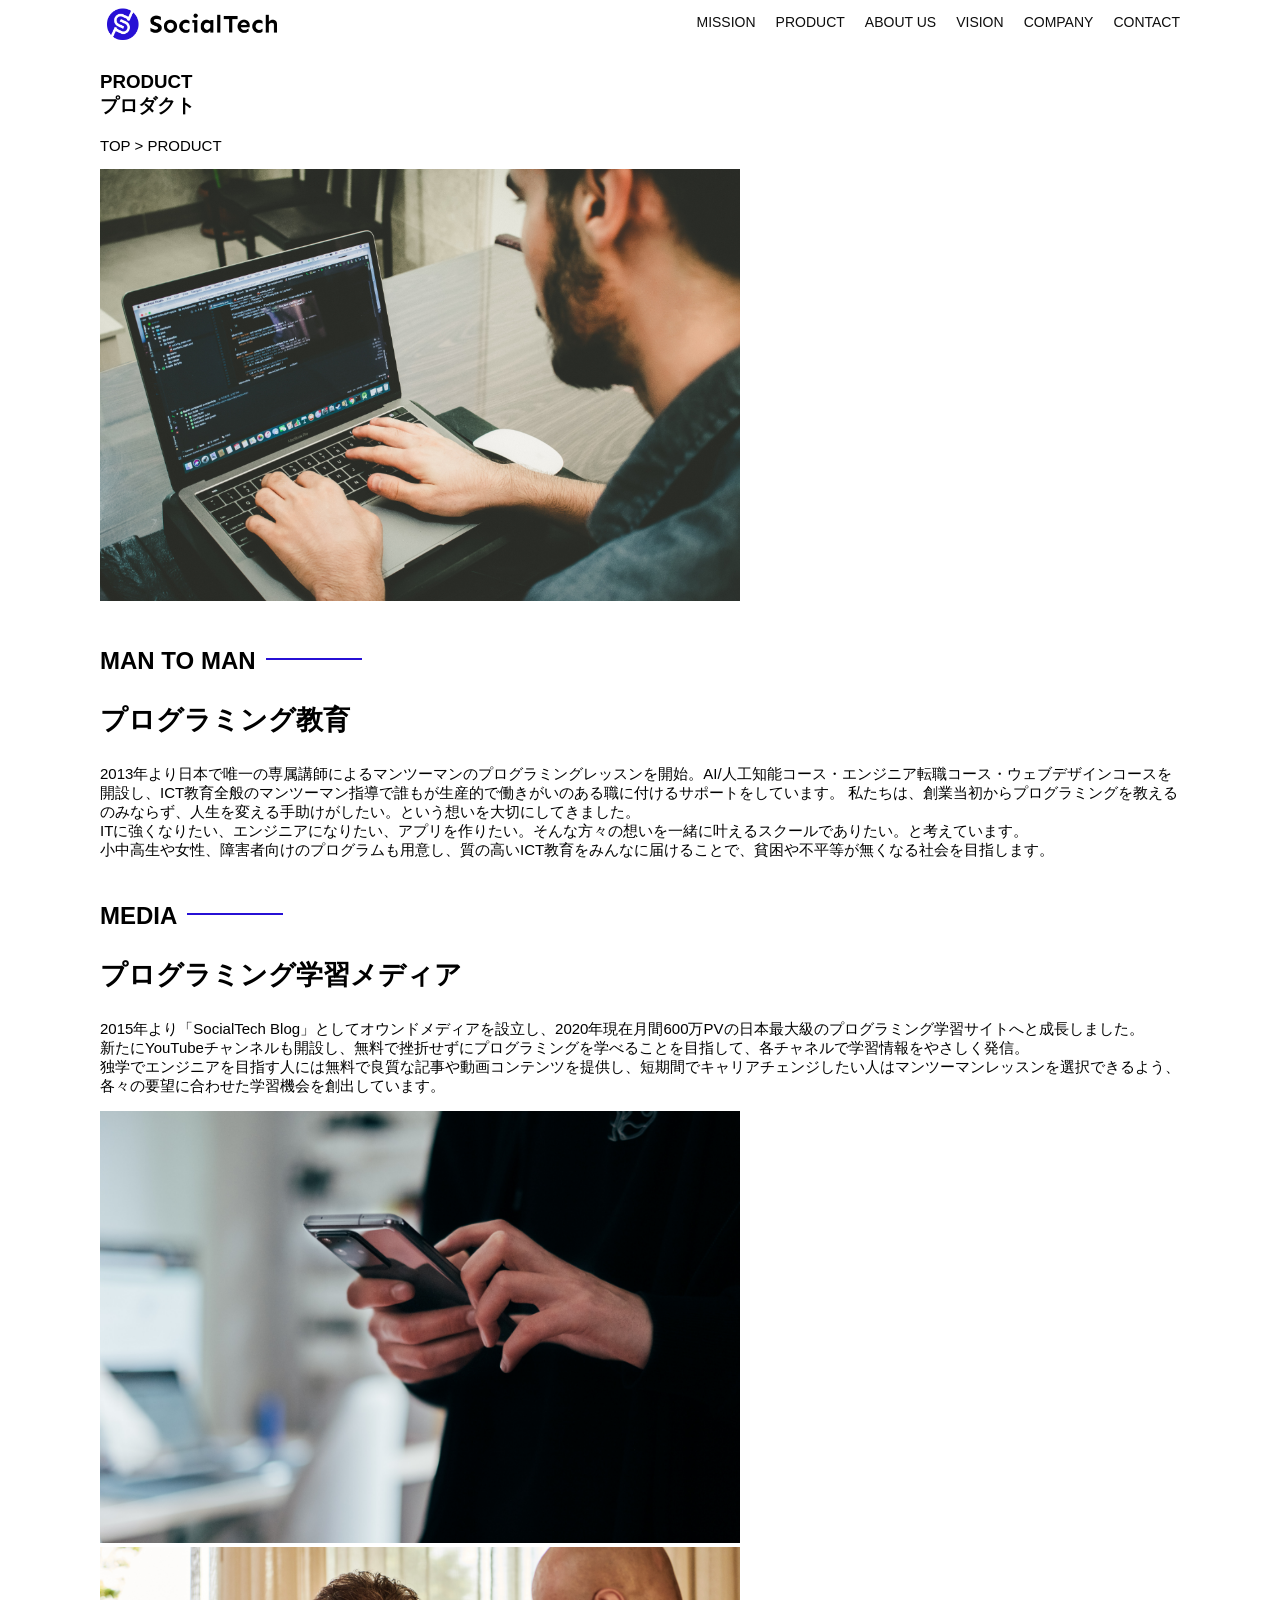
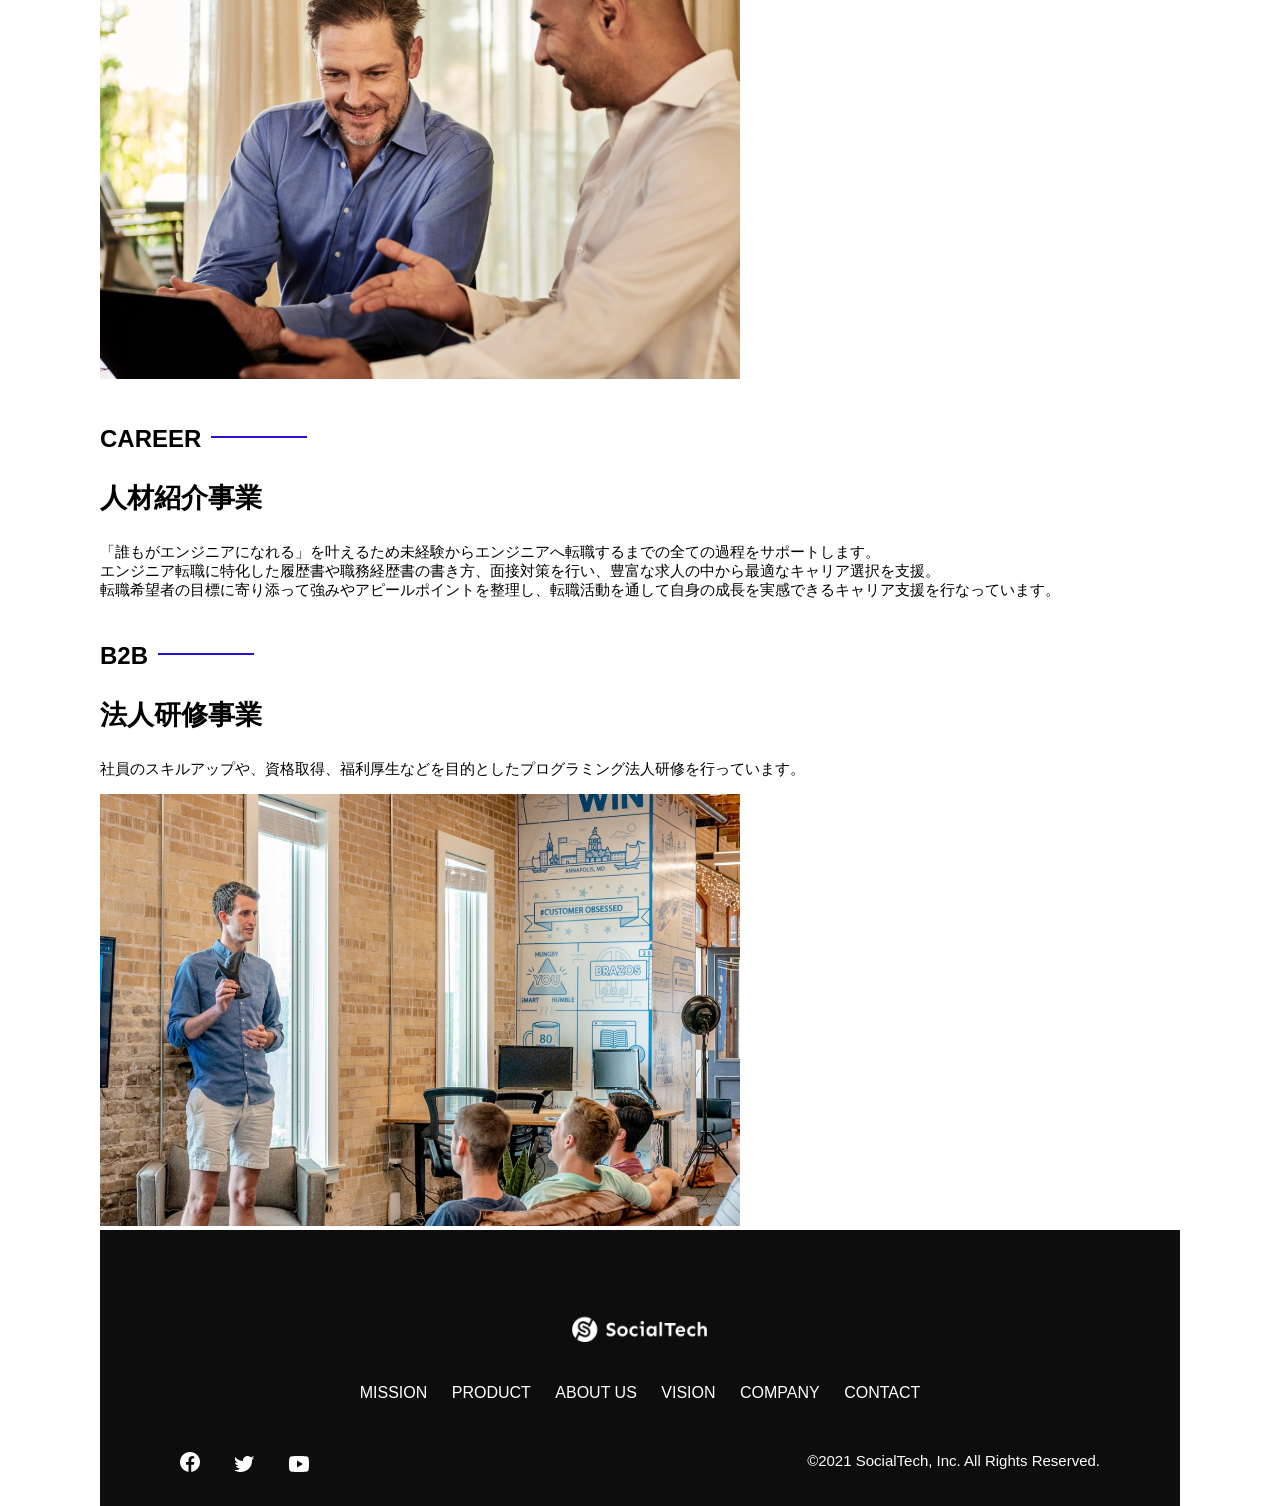
<file: product.html>
<!DOCTYPE html>
<html>
  <head>
    <title>SocialTech -PRODUCT プロダクト-</title>
    <meta charset="utf-8">
    <meta name="description" content="SocialTechの4つのプロダクトを紹介します">
    <meta name="viewport" content="width=device-width, initial-scale=1.0">
    <link rel="stylesheet" href="style.css">
  </head>

  <body>
    <!-- ヘッダー -->
    <header>
      <!-- ロゴ -->
      <a href="index.html" id="logo">
        <img src="images/logo.png" alt="トップページに戻る">
      </a>

      <!-- PC用ナビゲーション -->
      <nav id="nav-pc">
        <ul>
          <li><a href="mission.html">MISSION</a></li>
          <li><a href="product.html">PRODUCT</a></li>
          <li><a href="index.html#aboutus">ABOUT US</a></li>
          <li><a href="index.html#vision">VISION</a></li>
          <li><a href="index.html#company">COMPANY</a></li>
          <li><a href="index.html#contact">CONTACT</a></li>
        </ul>
      </nav>

      <!-- スマホ用メニューボタン -->
      <button id="menu-sp" onclick="document.getElementById('nav-sp').style.display = 'block'">
        <img src="images/button-menu.png" alt="ナビゲーションを開く">
      </button>

      <!-- スマホ用ナビゲーション -->
      <div id="nav-sp">
        <button id="close" onclick="document.getElementById('nav-sp').style.display = 'none'">
          <img src="images/button-close.png" alt="ナビゲーションを閉じる">
        </button>

        <nav>
          <ul>
            <li>
              <a id="logo-sp" href="index.html" onclick="document.getElementById('nav-sp').style.display = 'none'"><img src="images/logo-sp.png" alt="トップページに戻る"></a>
            </li>
            <li><a class="menu" href="mission.html" onclick="document.getElementById('nav-sp').style.display = 'none'">MISSION</a></li>
            <li><a class="menu" href="product.html" onclick="document.getElementById('nav-sp').style.display = 'none'">PRODUCT</a></li>
            <li><a class="menu" href="index.html#aboutus" onclick="document.getElementById('nav-sp').style.display = 'none'">ABOUT US</a></li>
            <li><a class="menu" href="index.html#vision" onclick="document.getElementById('nav-sp').style.display = 'none'">VISION</a></li>
            <li><a class="menu" href="index.html#company" onclick="document.getElementById('nav-sp').style.display = 'none'">COMPANY</a></li>
            <li><a class="menu" href="index.html#contact" onclick="document.getElementById('nav-sp').style.display = 'none'">CONTACT</a></li>
          </ul>
        </nav>
        <div id="sns">
          <a href="https://www.facebook.com/sejuku2013">
            <img src="images/button-facebook.png" alt="Facebookのリンク">
          </a>
          <a href="https://twitter.com/samuraijuku">
            <img src="images/button-twitter.png" alt="Twitterのリンク">
          </a>
          <a href="https://www.youtube.com/channel/UCCFOQO5aDK0xXam4cUQXT8g">
            <img src="images/button-youtube.png" alt="YouTubeのリンク">
          </a>
        </div>
      </div>
    </header>

    <main>
      <article>
        <section id="product-main">
          <div class="product-main-inner">
            <div id="product-title">
              <h1>PRODUCT<br><span>プロダクト</span></h1>
              <p>TOP > PRODUCT</p>
            </div>
          </div>
        </section>

        <section class="product-section product-section-left">
          <div class="product-section-img">
            <img src="images/product/product-mantoman.png" alt="PCでコードを書く男性">
          </div>
          <div class="product-read">
            <h2 class="product-h2">MAN TO MAN</h2>
            <h3 class="product-h3">プログラミング教育</h3>
            <p>
              2013年より日本で唯一の専属講師によるマンツーマンのプログラミングレッスンを開始。AI/人工知能コース・エンジニア転職コース・ウェブデザインコースを開設し、ICT教育全般のマンツーマン指導で誰もが生産的で働きがいのある職に付けるサポートをしています。 私たちは、創業当初からプログラミングを教えるのみならず、人生を変える手助けがしたい。という想いを大切にしてきました。<br>ITに強くなりたい、エンジニアになりたい、アプリを作りたい。そんな方々の想いを一緒に叶えるスクールでありたい。と考えています。<br>小中高生や女性、障害者向けのプログラムも用意し、質の高いICT教育をみんなに届けることで、貧困や不平等が無くなる社会を目指します。
            </p>
          </div>
        </section>
      
        <section class="product-section product-section-right">
          <div class="product-read">
            <h2 class="product-h2">MEDIA</h2>
            <h3 class="product-h3">プログラミング学習メディア</h3>
            <p>2015年より「SocialTech Blog」としてオウンドメディアを設立し、2020年現在月間600万PVの日本最大級のプログラミング学習サイトへと成長しました。<br>新たにYouTubeチャンネルも開設し、無料で挫折せずにプログラミングを学べることを目指して、各チャネルで学習情報をやさしく発信。<br>独学でエンジニアを目指す人には無料で良質な記事や動画コンテンツを提供し、短期間でキャリアチェンジしたい人はマンツーマンレッスンを選択できるよう、各々の要望に合わせた学習機会を創出しています。</p>
          </div>
          <div class="product-section-img">
            <img src="images/product/product-media.png" alt="スマートフォンを操作する人">
          </div>
        </section>

        <section class="product-section product-section-left">
          <div class="product-section-img">
            <img src="images/product/product-career.png" alt="笑顔で話し合う2人の男性">
          </div>
          <div class="product-read">
            <h2 class="product-h2">CAREER</h2>
            <h3 class="product-h3">人材紹介事業</h3>
            <p>「誰もがエンジニアになれる」を叶えるため未経験からエンジニアへ転職するまでの全ての過程をサポートします。<br>エンジニア転職に特化した履歴書や職務経歴書の書き方、面接対策を行い、豊富な求人の中から最適なキャリア選択を支援。<br>転職希望者の目標に寄り添って強みやアピールポイントを整理し、転職活動を通して自身の成長を実感できるキャリア支援を行なっています。<br></p>
          </div>
        </section>

        <section class="product-section product-section-right">
          <div class="product-read">
            <h2 class="product-h2">B2B</h2>
            <h3 class="product-h3">法人研修事業</h3>
            <p>社員のスキルアップや、資格取得、福利厚生などを目的としたプログラミング法人研修を行っています。<br></p>
          </div>
          <div class="product-section-img">
            <img src="images/product/product-b2b.png" alt="講演中">
          </div>
        </section>
      </article>
    </main>

    <footer>
      <div id="footer-logo">
        <img src="images/logo-sp.png" alt="SocialTech">
      </div>
      <div id="footer-link">
        <a href="mission.html">MISSION</a>
        <a href="product.html">PRODUCT</a>
        <a href="index.html#aboutus">ABOUT US</a>
        <a href="index.html#vision">VISION</a>
        <a href="index.html#company">COMPANY</a>
        <a href="index.html#contact">CONTACT</a>
      </div>
      <div id="sns-footer">
        <div class="sns-btns">
          <a href="https://www.facebook.com/sejuku2013"><img src="images/button-facebook.png" alt="Facebookのリンク"></a>
          <a href="https://twitter.com/samuraijuku"><img src="images/button-twitter.png" alt="Twitterのリンク"></a>
          <a href="https://www.youtube.com/channel/UCCFOQO5aDK0xXam4cUQXT8g"><img src="images/button-youtube.png" alt="YouTubeのリンク"></a>
        </div>
        <p id="copyright">&copy;2021 SocialTech, Inc. All Rights Reserved.</p>
      </div>
    </footer>
    
  </body>
</html>
</file>
<file: style.css>
/* PC、スマホ共通スタイル */
 * {
   box-sizing: border-box;
 }

p {
  font-size: 15px;
}

body {
  max-width: 1080px;
  margin: 0 auto 0 auto;  
  font-family: "Source Sans Pro", "Hiragino Kaku Gothic ProN", Meiryo, Arial, sans-serif;
}

/* ヘッダー */
header {
display: flex;
justify-content: space-between;
} 

 /* ナビゲーションのレイアウト */
 #nav-pc {
   font-size: 14px;
 }
 
 #nav-pc ul {
   display: flex;
   padding-left: 0;
 }
 
 #nav-pc li {
   list-style: none;
 }
 
 /* ナビゲーションのリンクの装飾設定 */
 #nav-pc a {
   text-decoration: none;
   margin-left: 20px;
   color: #0d0d0d;
 }
 
 #nav-pc a:hover {
   text-decoration: underline;
 }

 /* スマホ用ナビを非表示 */
 #nav-sp,
 #menu-sp {
  display: none;
 }

 /* メインビジュアル*/
 #main-visual {
  position: relative;
  height: 400px;
 }

 #main-message {
  position: absolute;
  top: 0;
  left: 0;
  background-color: #2710d5;
  color: #ffffff;
  border-radius: 0 0 476px 0;
  max-width: 620px;
  height: 100%;
  width: 100%;
  z-index: 11;
 }

 #main-message > h1 {
  font-size: 60px;
  margin: 100px 0 0 50px; 
 }
 #main-message > p {
  font-size: 28px;
  margin: 0 0 0 50px;
 }

 #main-visual > img {
  max-width: 620px;
  border-radius: 476px 0 0 0;
  position: absolute;
  top: 0;
  right: 0;
  z-index: 10; 
 }

 /* 見出し */
 h2 {
  margin: 40px 0 0 0;
 }

 h2::after {
  content: url("images/line.png");
  margin-left: 10px;
 }

 h3 {
  font-size: 27px;
 }

 /* ミッション */
 #mission {
  margin: 80px auto 80px auto;
 }

 #mission-flex {
  display: flex;
 }

 #mission-flex > div {
  width: 50%;
  margin: 20px;
 }

 #mission-photo {
  width: 100%;
 }

 #s2dgs {
  margin-top: 50px;
  width: 100%;
 }

 /* プロダクト */
 #product {
  background-color: #fafafa;
  margin: 80px 0 80px 0;
  padding: 10px 40px 0px 40px;
 }

 /* 外枠 */
 #product .product-flex {
  margin-top: 40px;
  display: flex;
 }

 /* 左のカラム */
 #product-left {
  width: 50%;
  margin-right: 20px;
 }

 /* 右のカラム */
 #product-right {
  width: 50%;
  margin-left: 20px;
  margin-top: 80px;
 }

 /* 画像＋説明の枠 */
 #product-left > div {
  position: relative;
  height: 480px;
  margin-right: 20px;
 }
 #product-right > div {
  position: relative;
  height: 480px;
  margin-left: 20px;
 }

 /* 画像 */
 .product-photo {
  width: 100%;
 }

 /* 説明文の枠 */
 .product-explain {
  background-color: #ffffff;
  position: absolute;
  left: 0;
  bottom: 50px;
  margin: 0 40px 0 40px;
  padding: 20px;
  box-shadow: 5px 5px 10px rgba(0, 0, 0, 0.05);
 }

 /* 説明文の英語 */
 .product-explain > span {
  color: #2710d5;
  font-weight: bold;
  font-size: 16px;
  margin: 0;
 }

 /* 説明文の見出し */
 .product-explain > h3 {
  margin: 5px 0 5px 0;
 }

 /* 説明文 */
 .product-explain > p {
  font-size: 14px;
  margin: 0;
 }

 /* もっと見るボタン */
 #product-more {
  text-align: center;
 }

 #product-more a {
  position: relative;
  bottom: -42px;
 }

 /* ABOUT US */
 #aboutus {
  margin: 80px auto 80px auto;
 }

 /* 3つの組織文化と画像を入れる枠 */
 #aboutus > div {
  display: flex;
 }

 /* 画像 */
 .culture-img {
  width: 50%;
  align-self: flex-start;
 }

 .culture-img2 {
  margin-top: 50px;
  width: 100%;
 }

 /* 3つの組織文化の表 */
 .culture-table {
  margin-right: 50px;
 }

 /* 番号 */
 .culture-num {
  font-size: 80px;
  color: #2710d5;
  padding: 0 20px 0 0;
 }

 /* 見出し */
 .culture-table th {
  text-align: left;
  font-size: 28px;
  font-weight: bold;
 }

 /* 組織文化英語 */
 .culture-en {
  color: #2710d5;
  font-size: 24px;
 }

 /* 説明文 */
 .culture-description {
  margin: 0;
 }

 /* ビジョン */
 #vision {
  margin: 80px auto 80px auto;
 }

 /* セクション内の外側 */
 #vision > div {
  display: flex;
  justify-content: space-between;
  flex-wrap: wrap;
 }

 /* 7つの行動指針の枠 */
 .vision-box {
  width: 300px;
  height: 300px;
  margin-bottom: 30px;
  position: relative;
 }

 .vision-box > img {
  width: 100%;
  position: relative;
  z-index: 30; ;
 }

 .vision-box > div {
  position: absolute;
  top: 0;
  left: 0;
  z-index: 31;
  margin-right: 20px;
 }

.vision-box > div > h4 {
  color: #2710d5;
  font-size: 19px;
  margin: 80pt 0 0 0;
}

.vision-box > div > h4::first-letter {
  font-size: 40px;
}

.vision-box > div > h5 {
  font-size: 20px;
  margin: 0 0 0 0;
}

.vision-box > div > p {
  margin: 10px 0 0 0;
}

/* 会社概要 */
#company {
  margin: 80px auto 80px auto;
}

#company-table {
  width: 100%;
}

.tableheader {
  text-align: left;
  padding: 20px;
  border-bottom-color: #2710d5;
  border-bottom-width: 1px;
  border-bottom-style: solid;
  width: 100%px;
}

.tableheader-first {
  border-top-color: #2710d5;
  border-top-width: 1px;
  border-top-style: solid;
}

.cell {
  padding: 30px;
  border-bottom-color: #ececec;
  border-bottom-width: 1px;
  border-bottom-style: solid;
}

.cell-first {
  border-top-color: #ececec;
  border-top-width: 1px;
  border-top-style: solid;
}

#company > iframe {
  width: 100%;
  height: 368px;
  margin-top: 40px;
}

/* お問い合わせ */
#contact {
  margin: 80px auto 80px auto;
}

/* 外枠 */
#contact > form > div {
  display: flex;
  flex-direction: row;
  flex-wrap: wrap;
  padding-bottom: 30px;
}

/* 左列の見出し */
.contact-heading {
  width: 240px;
  align-self: center;
}
/* 見出しのラベル */
.contact-label {
  font-weight: bold;
}
/* 必須 */
.contact-span {
  color: #ce2222;
  margin: 0 0 0 20px;
  font-weight: bold;
}

/* テキストボックス */
.contact-textbox {
border-bottom: 0px;
border-left: 0px;
border-right: 0px;
border-bottom-width: 1px;
border-bottom-color: #707070;
border-style: solid;
background-color: #fafafa;
width: 400px;
height: 56px;
}

/* お問い合わせ内容のテキストエリア */
.contact-textarea {
border-bottom: 0px;
border-left: 0px;
border-right: 0px;
border-bottom-width: 1px;
border-bottom-color: #707070;
background-color: #fafafa;
width: 400px;
height: 200px;
}

/* 個人情報の取り扱い */
#contact dd {
  font-weight: bold;
}

#contact dd {
  margin: 0 0 16px 0;
}

#contact dd p {
  margin: 0;
}

#contact dd ul {
  padding-left: 0;
  list-style: none;
}

/* フッター */
footer {
  background-color: #0d0d0d;
  padding: 80px 80px 30px 80px;
  text-align: center;
}

#footer-logo {
  margin-bottom: 30px;
}

/* フッターリンク */

#footer-link {
 margin-bottom: 50px;

}
#footer-link > a {
  color: #ffffff;
  text-decoration: none;
  margin: 10px;
}

#footer-link > a:hover {
  text-decoration: underline;
}

#sns-footer {
  display: flex;
  justify-content: space-between;
}

#sns-footer a {
  margin-right: 30px;
}

#copyright {
  color: #ffffff;
  margin: 0;
}

/* ======================
スマートフォン用のスタイル 
========================= */
@media screen and (max-width: 767px) {
  /* PC用ナビゲーション非表示 */
#nav-pc {
  display: none;
}

/* ハンバーガーメニュー */
#menu-sp {
  display: block;
  background-color: transparent;
  float: right;
  padding: 0;
  border: none;
}

/* スマホ用ナビゲーションの表示切替 */
/* 初期状態・レイアウトと非表示設定 */
#nav-sp {
  background-color: #2710d5;
  position: fixed;
  left: 0;
  top: 0;
  height: 100%;
  width: 100%;
  display: none;
  z-index: 100;
}

/* ×ボタン */
#close {
  position: absolute;
  top: 20px;
  right: 20px;
  background-color: transparent;
  border: none;
}

#nav-sp nav ul {
  padding-left: 0;
}

#nav-sp nav li {
  list-style: none;
}

/* ナビゲーションメニュー用ロゴ */
#logo-sp {
  margin: 80px 0 30px 20px;
}

/* ナビゲーションのリンクの装飾設定 */
#nav-sp nav a {
  display: block;
  color: #ffffff;
}

#nav-sp nav a:hover {
  text-decoration: underline;
}

#nav-sp .menu {
  text-decoration: none;
  margin: 0 20px 0 20px;
  height: 44px;
  font-size: 16px;
  background-image: url(images/arrow.png);
  background-repeat: no-repeat;
  background-position: right top;
}

#sns {
  position: absolute;
  bottom: 20px;
  left: 20px;
}

#sns > a {
  margin-right: 30px;
}

/* メインビジュアル */
#main-visual {
  position: relative;
  height: 470px;
}

#main-visual > div {
  text-align: center;
  height: 280px;
}

#main-visual h1 {
  font-size: 28px;
  margin: 90px 0 0 0;
}

#main-visual > div > p {
  margin: 0;
  font-size: 15px;
}

#main-visual > img {
  width: 100%;
  border-radius: 476px 0 0 0;
  top: auto;
  bottom: 0;
}

/* 見出し */
h2 {
  margin: 15px 0 15px 0;
}

h3 {
  font-size: 24px;
  margin: 10px 0 0 0;
}

/* ミッション */
#mission {
  margin: 20px 0 20px 0;
  padding: 0 20px 0 20px;
}

#mission-flex {
  flex-direction: column;
}

#mission-flex > div {
  width: 100%;
  margin: 0;
}

/* プロダクト */
#product {
  margin: 0;
  padding: 10px 20px 0 20px;
}

/* 外枠 */
#product .product-flex {
  flex-direction: column;
  margin-top: 0;
}

/* 左右のカラム　スマホでは縦並び */
#product-left,
#product-right {
  width: 100%;
  margin: 0;
}
/* 画像＋説明の枠 */
#product-left > div,
#product-right > div {
  height: auto;
  margin: 0;
}

/* 説明文の枠 */
.product-explain {
  position: relative;
  margin: 0;
}

.product-explain > h3 {
  margin: 10px 0 10px 0;
  font-size: 24px;
}

/* もっと見るボタン */
#product-more {
  text-align: left;
}

/* ABOUT US */
#aboutus {
  margin: 80px 20px 80px 20px;
}

#aboutus > div {
  flex-direction: column;
}

.culture-table th {
  font-size: 16px;
}

.culture-table {
  margin-right: 0;
  padding-right: 20px;
  order: 2;
}

.culture-img {
  width: 100%;
  order: 1;
}

.culture-img2 {
  margin-top: 0;
}

.culture-num {
  padding: 0;
}

.culture-description {
  margin: 0;
}

/* ビジョン */
#vision {
  margin: 80px 20px 80px 20px;
}

.vision-box > img {
  position: absolute;
  top: 0;
  left: 0;
}

.vision-box > div > h4 {
  margin: 60px 0 0 0;
}

/* 会社概要 */
#company {
  margin: 0 20px 0 20px;
}

#company > h3 {
  margin-bottom: 20px;
}

.tableheader {
  width: 50px;
}

.cell {
  padding: 20px;
}

#company > iframe {
  height: 240px;
}

/* お問い合わせ */
#contact {
  margin: 80px 20px 80px 20px;
}

#contact > h3 {
  margin-bottom: 20px;
}

#contact > form > div {
  flex-direction: column;
  margin-bottom: 20px;
}

.contact-heading {
  align-self: auto;
  margin-bottom: 20px;
}

.contact-textbox {
  min-width: 300px;
  width: 100%;
}

.contact-textarea {
  height: 150px;
  width: 100%;
}

.radiobutton {
  margin-bottom: 20px;
}

/* フッター */
footer {
  padding: 30px 20px 50px 20px;
  text-align: left;
}

#footer-link > a {
  margin: 0 20px 30px 0;
  display: block;
  background-image: url("images/arrow.png");
  background-repeat: no-repeat;
  background-position: right top;
}

#footer-link > a:hover {
  text-decoration: underline;
}

#sns-footer {
  flex-direction: column;
  justify-content: flex-start;
}

#copyright {
  font-size: 12px;
  margin-top: 30px;
}

/* mission.html用スタイル */
/* ミッションのメインビジュアル */
.mission-main-inner {
  background-image: url("images/mission/mission-main.png");
background-repeat: no-repeat;
background-position-y: center;
}

#mission-title {
  background-color: #2710d5;
  width: 368px;
  color: #ffffff;
  height: 496px;
  border-radius: 0 248px 248px 0;
  position: relative;
}

#mission-title h1 {
  position: absolute;
  top: 0;
  left: 100px;
  font-size: 80px;
  line-height: 1;
}

#mission-title h1 span {
  font-size: 26px;
}

#mission-title > p {
  position: absolute;
  top: 350px;
  left: 100px;
  font-size: 16px;
}

/* ミッションページ　S2DGSの設定 */
#mission-s2dgs {
  padding: 20px;
}

.mission-h2 {
  color: #2710d5;
  font-size: 40px;
}

.mission-h2::after {
  content: none;
}

/* ミッションページ　5つのゴールの設定 */
#mission-five-goals {
  padding: 20px;
  display: flex;
}

#mission-five-goals .five-goals-image {
  width: 30%;
  padding: 20px;
}

#mission-five-goals .five-goals-read {
  width: 70%;
  padding: 20px;
}

#mission-five-goals .five-goals-read > div {
  margin-bottom: 40px;
}

.fivegoals-image-right {
  float: right;
  margin: 20px;
}

.fivegoals-image-left {
float: left;
margin: 20px;
}

.fivegoals-number {
  color: #2710d5;
  font-size: 48px;
  font-weight: bold;
  margin: 0;
}

.fivegoals-h3 {
  font-size: 28px;
  margin: 0;
}

.fivegoals-p {
  margin: 0;
}

 /* mission.html用スタイル */
   /* ミッションのメインビジュアル */
   #mission-main {
    height: 256px;
    margin-top: 4%;
    position: relative;
   }  

   .mission-main-inner {
    height: 80%;
    background-size: cover;
   }

   #mission-title {
    width: 136px;
    height: 256px;
    position: absolute;
    top: -10%;
   }

   #mission-title h1 {
    left: 20px;
    font-size: 40px;
   }

   #mission-title h1 span {
    font-size: 18px;
   }

   #mission-title > p {
    top: 180px;
    left: 20px;
    font-size: 13px;
   }

   /* ミッションページ　S2DGSの設定 */
   .mission-h2 {
    font-size: 38px;
    margin: 0px;
   }

  .mission-h2::after {
    content: none;
  } 

  #mission-s2dgs > img {
    width: 100%;
  }

   /* ミッションページ　5つのゴールの設定 */
   #mission-five-goals {
    flex-direction: column;
   }

   #mission-five-goals > div {
    padding: 0;
   }

   #mission-five-goals .five-goals-image,
   #mission-five-goals .five-goals-read {
    width: 100%;
    padding: 0;
   }

   #mission-five-goals .five-goals-read > div {
    display: flex;
    flex-direction: column;
   }

   .fivegoals-image-right,
   .fivegoals-image-left {
    align-self: center;
   }

   /* プロダクトページ */
.product-main-inner {
  background-image: url(images/product/product-main.png);
  background-repeat: no-repeat;
  background-position-y: center;
}

   #product-title {
    background-color: #2710d5;
    width: 368px;
    color: #ffffff;
    height: 496px;
    border-radius: 0 248px 248px 0;
    position: relative;
   }

   #product-title h1 {
    position: absolute;
    top: 0;
    left: 100px;
    font-size: 80px;
    line-height: 1;
   }

   #product-title h1 span {
    font-size: 26px;
   }

   #product-title > p {
    position: absolute;
    top: 350px;
    left: 100px;
    font-size: 16px;
   }

   /* セクション */
    .product-section {
      display: flex;
      padding: 20px 20px 0;
    }

    .product-section .product-section-img {
      width: 450px;
    }

    /* 左が画像のセクション */
    .product-section-left .product-section-img img {
      width: 100%;
      padding: 0 40px 30px 0;
      border-radius: 0 432px 0 0;
    }
    
    .product-section-left .product-read {
      width: 50%;
      flex-grow: 1;
    }

    .product-section-left .product-read p {
      margin-bottom: 0;
    }

    /* 右が画像のセクション */
    .product-section-right {
      justify-content: space-between;
    }

    .product-section-right .product-section-img img {
      width: 100%;
      padding: 0 0 30px 40px;
      border-radius: 432px 0 0 0;
    }

    .product-section-right .product-read {
      width: 500px;
    }
    .product-h2 {
      color: #2710d5;
      font-size: 24px;
      margin: 0;
    }

    .product-h3 {
      font-size: 28px;
      margin: 0;

    }
  /* プロダクトページ */
  #product-main {
    height: 256px;
    margin-top: 4%;
    position: relative;
  }
  
  .product-main-inner {
    height: 80%;
    background-size: cover;
  }

  #product-title {
    width: 136px;
    height: 256px;
    position: absolute;
    top: -10%;
  }

  #product-title h1 {
    left: 20px;
    font-size: 40px;
  }

  #product-title h1 span {
    font-size: 18px;
  }

  #product-title > p {
    top: 180px;
    left: 20px;
    font-size: 13px;
  }

  /* セクション */
  .product-section {
    flex-direction: column;
  }

  .product-section .product-section-img {
    width: 100%;
  }

  .product-explain .product-section-img img {
    width: 100%;
    padding: 0;
  }

  /* 左が画像のセクション */
  .product-section-left .product-section-img img {
    border-radius: 0 300px 0 0;
  }

  .product-section-left .product-read {
    width: 100%;
    flex-grow: 1;
  }

  /* 右が画像のセクション */
  .product-section-right .product-section-img img {
    order: 1;
    border-radius: 300px 0 0 0;
  }

  .product-section-right .product-read {
    order: 2;
    width: 100%;
  }
  }
</file>
